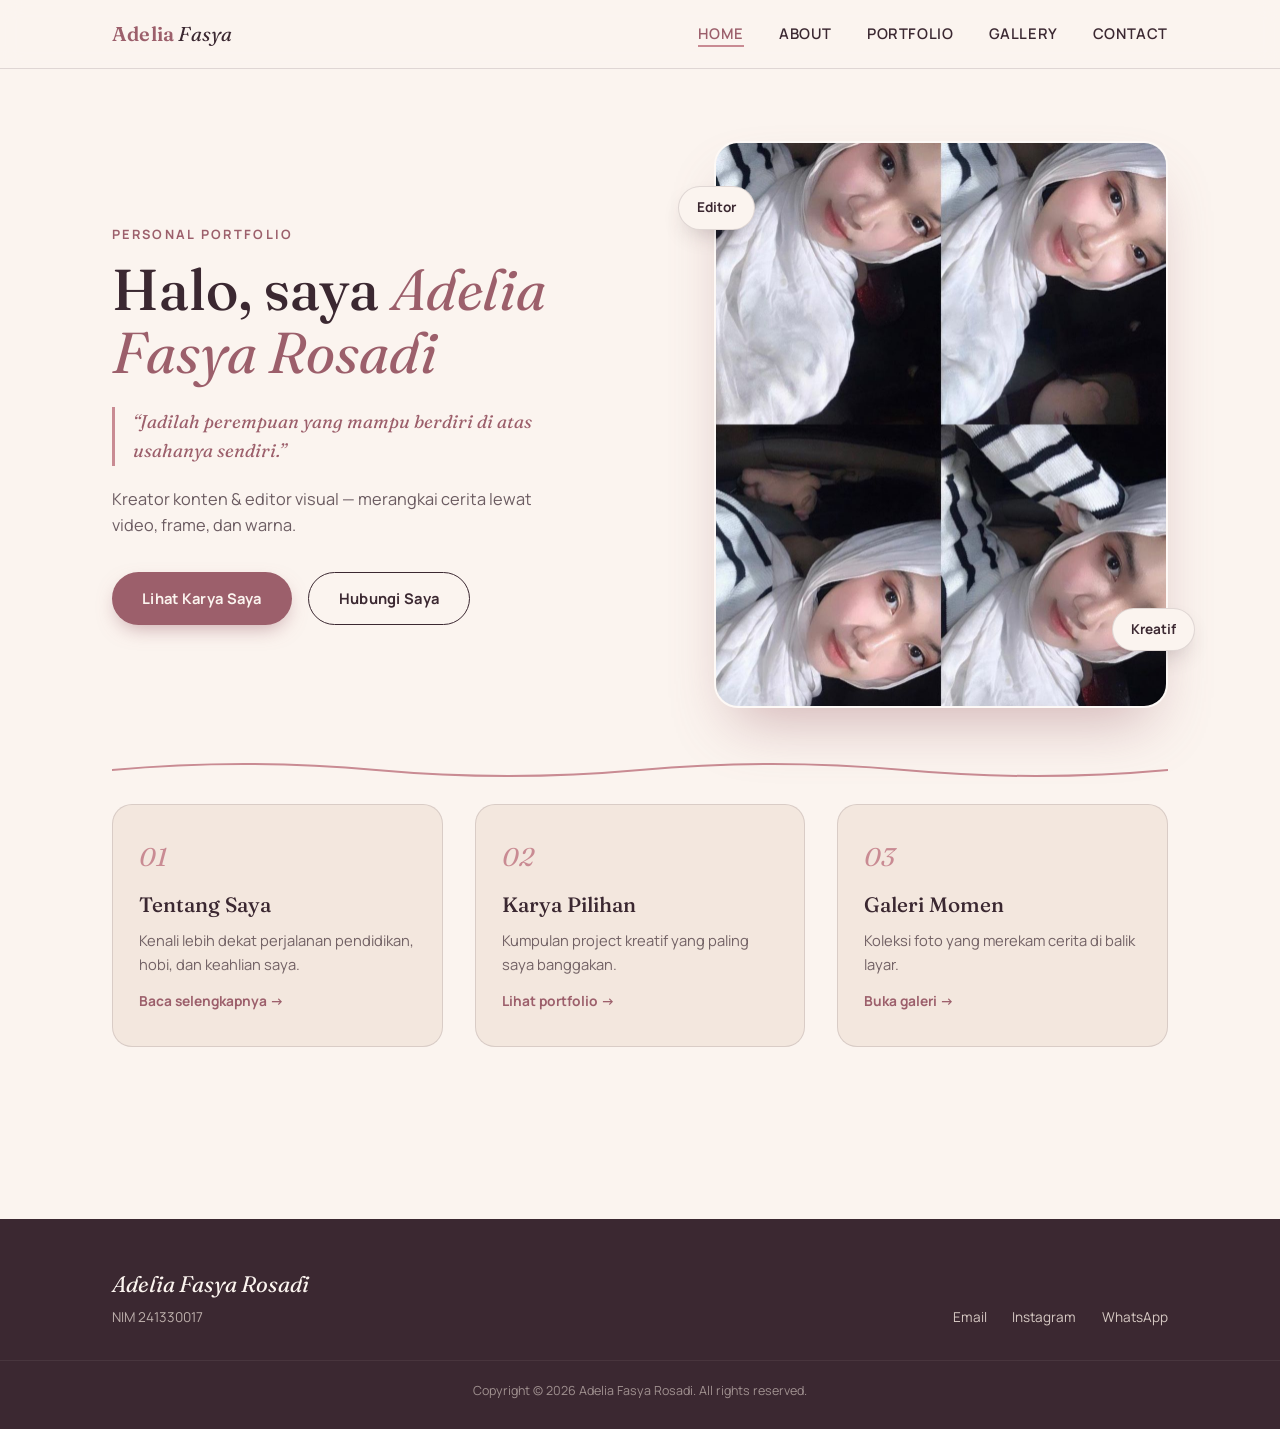
<file: index.html>
<!DOCTYPE html>
<html lang="id">
<head>
<meta charset="UTF-8">
<meta name="viewport" content="width=device-width, initial-scale=1.0">
<title>Adelia Fasya Rosadi — Portfolio</title>
<meta name="description" content="Personal portfolio Adelia Fasya Rosadi — kreator konten & editor visual.">
<link rel="stylesheet" href="style.css">
</head>
<body>

<nav class="navbar">
  <div class="nav-inner">
    <a href="index.html" class="nav-brand">Adelia <span>Fasya</span></a>
    <button class="nav-toggle" aria-label="Buka menu"><span></span><span></span><span></span></button>
    <ul class="nav-links">
      <li><a href="index.html">Home</a></li>
      <li><a href="about.html">About</a></li>
      <li><a href="portfolio.html">Portfolio</a></li>
      <li><a href="gallery.html">Gallery</a></li>
      <li><a href="contact.html">Contact</a></li>
    </ul>
  </div>
</nav>

<header class="hero">
  <div class="container hero-grid">
    <div class="hero-text reveal">
      <span class="eyebrow">Personal Portfolio</span>
      <h1 class="hero-title">Halo, saya <em>Adelia Fasya Rosadi</em></h1>
      <p class="hero-motto">&ldquo;Jadilah perempuan yang mampu berdiri di atas usahanya sendiri.&rdquo;</p>
      <p class="hero-desc">Kreator konten &amp; editor visual — merangkai cerita lewat video, frame, dan warna.</p>
      <div class="hero-actions">
        <a href="portfolio.html" class="btn btn-primary">Lihat Karya Saya</a>
        <a href="contact.html" class="btn btn-outline">Hubungi Saya</a>
      </div>
    </div>
    <div class="hero-visual reveal">
      <div class="hero-frame">
        <img class="hero-photo" src="assets/profile-home.jpg" alt="Foto profil Adelia Fasya Rosadi">
        <div class="hero-tag hero-tag--1">Editor</div>
        <div class="hero-tag hero-tag--2">Kreatif</div>
      </div>
    </div>
  </div>
</header>

<svg class="brush-divider container" viewBox="0 0 1120 28" preserveAspectRatio="none">
  <path d="M0 14 Q 140 2, 280 14 T 560 14 T 840 14 T 1120 14"/>
</svg>

<section class="intro-strip">
  <div class="container intro-grid reveal">
    <div class="intro-item">
      <span class="intro-num">01</span>
      <h3>Tentang Saya</h3>
      <p>Kenali lebih dekat perjalanan pendidikan, hobi, dan keahlian saya.</p>
      <a href="about.html" class="intro-link">Baca selengkapnya &rarr;</a>
    </div>
    <div class="intro-item">
      <span class="intro-num">02</span>
      <h3>Karya Pilihan</h3>
      <p>Kumpulan project kreatif yang paling saya banggakan.</p>
      <a href="portfolio.html" class="intro-link">Lihat portfolio &rarr;</a>
    </div>
    <div class="intro-item">
      <span class="intro-num">03</span>
      <h3>Galeri Momen</h3>
      <p>Koleksi foto yang merekam cerita di balik layar.</p>
      <a href="gallery.html" class="intro-link">Buka galeri &rarr;</a>
    </div>
  </div>
</section>

<footer class="site-footer">
  <div class="footer-inner">
    <div>
      <div class="footer-name">Adelia Fasya Rosadi</div>
      <div class="footer-meta">NIM 241330017</div>
    </div>
    <div class="footer-links">
      <a href="mailto:adeliafasya@gmail.com">Email</a>
      <a href="https://instagram.com/adeliaafsy" target="_blank" rel="noopener">Instagram</a>
      <a href="https://wa.me/6281234567890" target="_blank" rel="noopener">WhatsApp</a>
    </div>
  </div>
  <div class="footer-copy">Copyright &copy; 2026 Adelia Fasya Rosadi. All rights reserved.</div>
</footer>

<script src="script.js"></script>
</body>
</html>
</file>
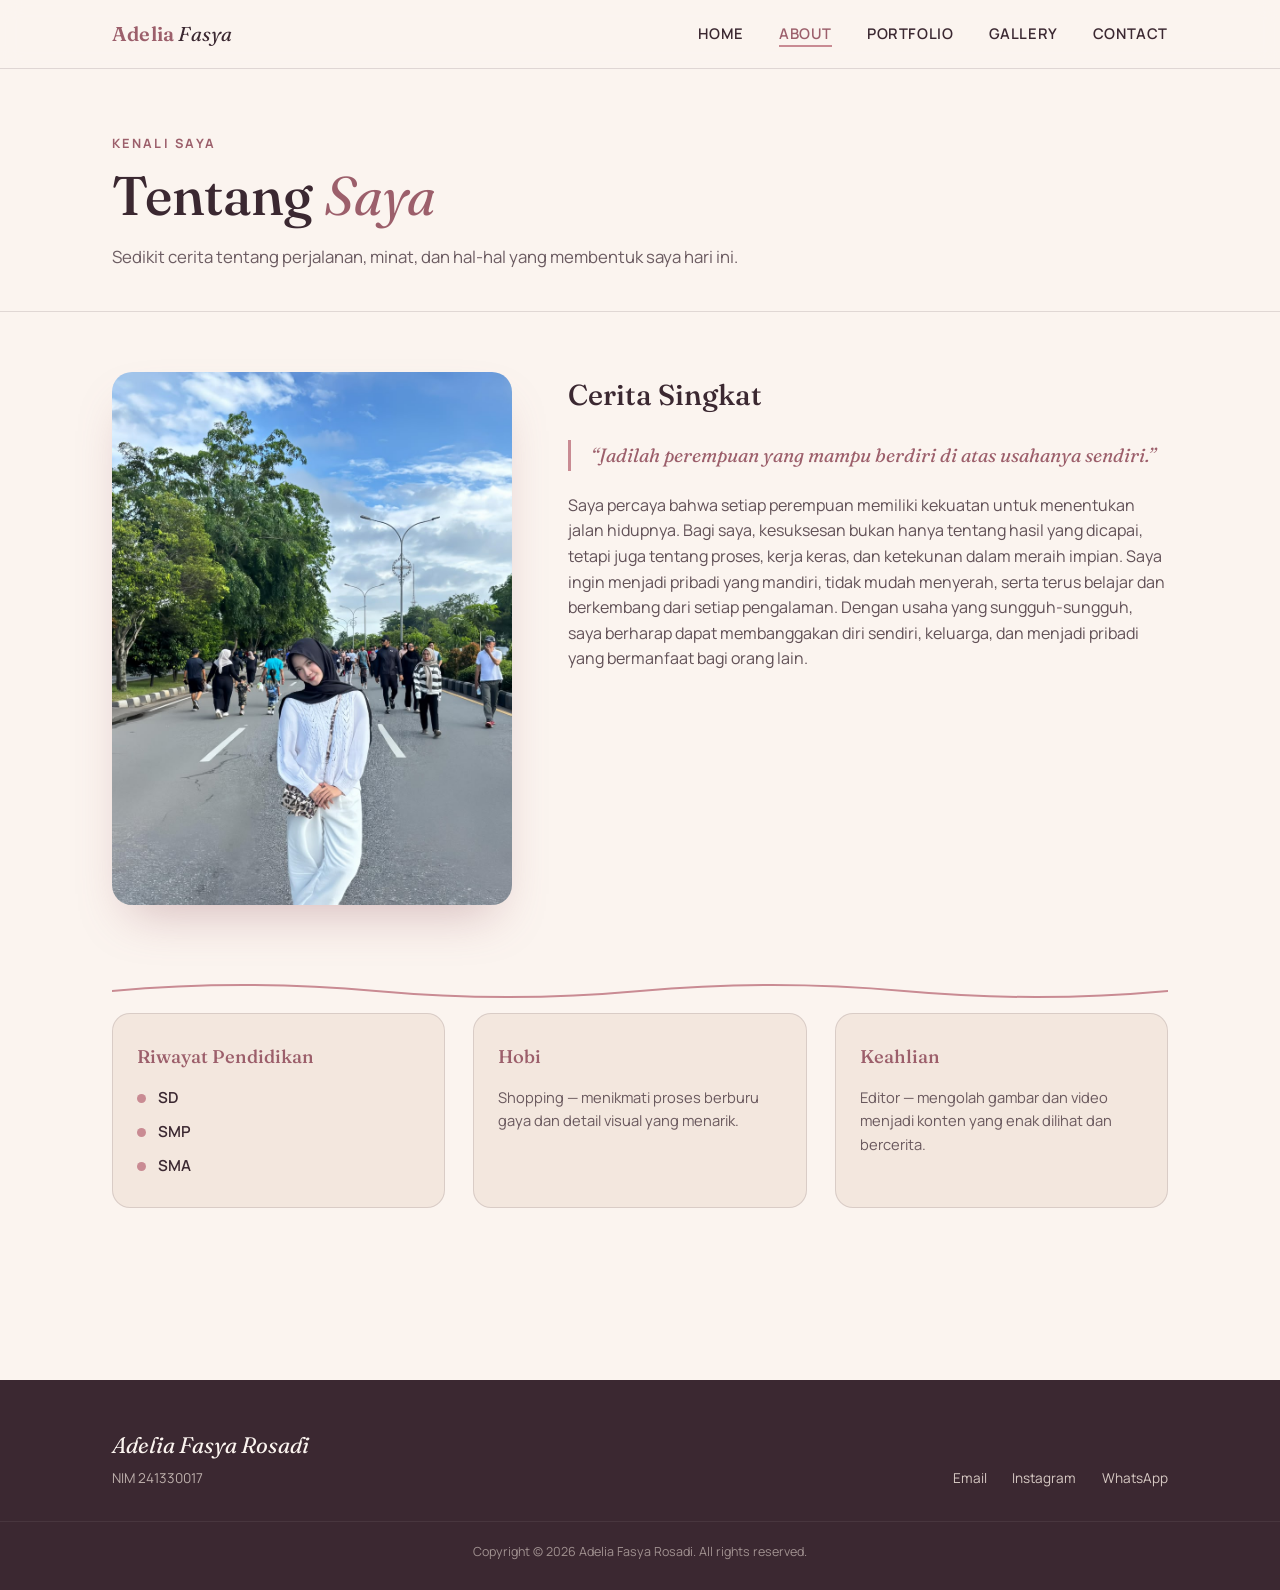
<file: about.html>
<!DOCTYPE html>
<html lang="id">
<head>
<meta charset="UTF-8">
<meta name="viewport" content="width=device-width, initial-scale=1.0">
<title>About Me — Adelia Fasya Rosadi</title>
<link rel="stylesheet" href="style.css">
</head>
<body>

<nav class="navbar">
  <div class="nav-inner">
    <a href="index.html" class="nav-brand">Adelia <span>Fasya</span></a>
    <button class="nav-toggle" aria-label="Buka menu"><span></span><span></span><span></span></button>
    <ul class="nav-links">
      <li><a href="index.html">Home</a></li>
      <li><a href="about.html">About</a></li>
      <li><a href="portfolio.html">Portfolio</a></li>
      <li><a href="gallery.html">Gallery</a></li>
      <li><a href="contact.html">Contact</a></li>
    </ul>
  </div>
</nav>

<header class="page-hero">
  <div class="container reveal">
    <span class="eyebrow">Kenali Saya</span>
    <h1 class="page-title">Tentang <em>Saya</em></h1>
    <p class="page-sub">Sedikit cerita tentang perjalanan, minat, dan hal-hal yang membentuk saya hari ini.</p>
  </div>
</header>

<section class="about-main">
  <div class="container about-grid">
    <div class="about-photo reveal">
      <img class="about-photo-img" src="assets/about-photo.jpg" alt="Foto diri Adelia Fasya Rosadi">
    </div>
    <div class="about-content reveal">
      <h2 class="about-story-title">Cerita Singkat</h2>
      <blockquote class="about-quote">&ldquo;Jadilah perempuan yang mampu berdiri di atas usahanya sendiri.&rdquo;</blockquote>
      <p class="about-story">Saya percaya bahwa setiap perempuan memiliki kekuatan untuk menentukan jalan hidupnya. Bagi saya, kesuksesan bukan hanya tentang hasil yang dicapai, tetapi juga tentang proses, kerja keras, dan ketekunan dalam meraih impian. Saya ingin menjadi pribadi yang mandiri, tidak mudah menyerah, serta terus belajar dan berkembang dari setiap pengalaman. Dengan usaha yang sungguh-sungguh, saya berharap dapat membanggakan diri sendiri, keluarga, dan menjadi pribadi yang bermanfaat bagi orang lain.</p>
    </div>
  </div>
</section>

<svg class="brush-divider container" viewBox="0 0 1120 28" preserveAspectRatio="none">
  <path d="M0 14 Q 140 2, 280 14 T 560 14 T 840 14 T 1120 14"/>
</svg>

<section class="about-details">
  <div class="container">
    <div class="details-grid">

      <div class="detail-card reveal">
        <h3>Riwayat Pendidikan</h3>
        <ul class="timeline">
          <li><span class="timeline-dot"></span>SD</li>
          <li><span class="timeline-dot"></span>SMP</li>
          <li><span class="timeline-dot"></span>SMA</li>
        </ul>
      </div>

      <div class="detail-card reveal">
        <h3>Hobi</h3>
        <p>Shopping — menikmati proses berburu gaya dan detail visual yang menarik.</p>
      </div>

      <div class="detail-card reveal">
        <h3>Keahlian</h3>
        <p>Editor — mengolah gambar dan video menjadi konten yang enak dilihat dan bercerita.</p>
      </div>

    </div>
  </div>
</section>

<footer class="site-footer">
  <div class="footer-inner">
    <div>
      <div class="footer-name">Adelia Fasya Rosadi</div>
      <div class="footer-meta">NIM 241330017</div>
    </div>
    <div class="footer-links">
      <a href="mailto:adeliafasya@gmail.com">Email</a>
      <a href="https://instagram.com/adeliaafsy" target="_blank" rel="noopener">Instagram</a>
      <a href="https://wa.me/6281234567890" target="_blank" rel="noopener">WhatsApp</a>
    </div>
  </div>
  <div class="footer-copy">Copyright &copy; 2026 Adelia Fasya Rosadi. All rights reserved.</div>
</footer>

<script src="script.js"></script>
</body>
</html>
</file>
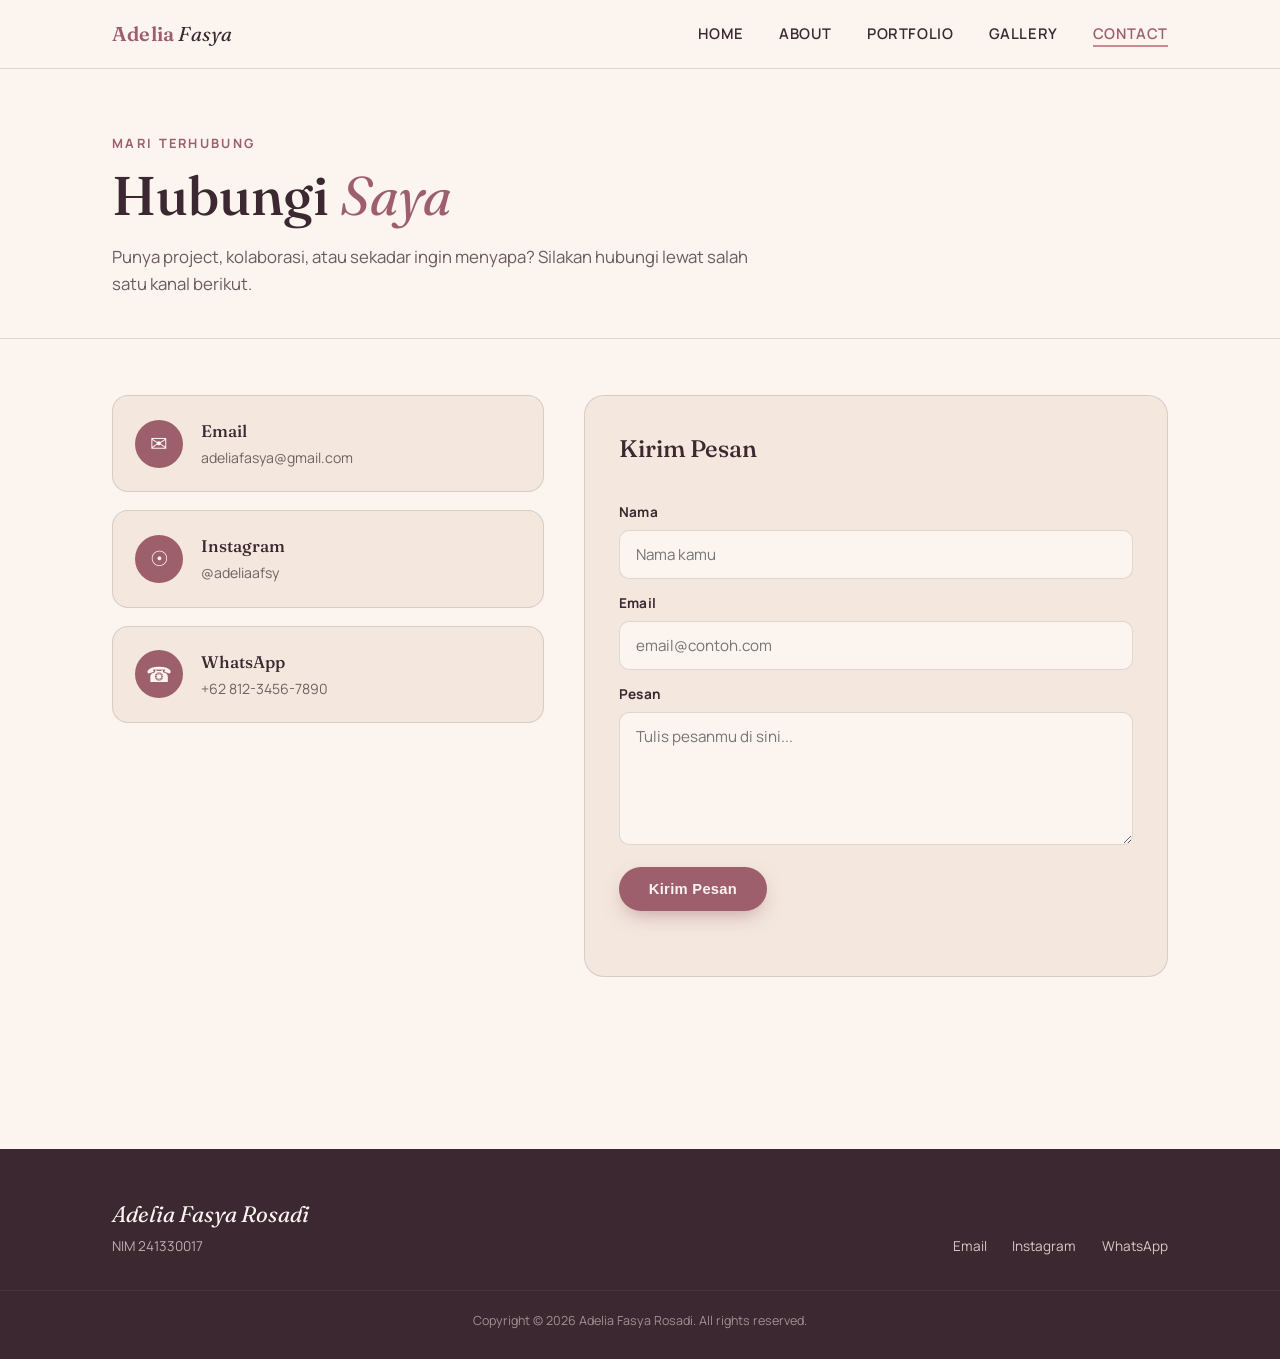
<file: contact.html>
<!DOCTYPE html>
<html lang="id">
<head>
<meta charset="UTF-8">
<meta name="viewport" content="width=device-width, initial-scale=1.0">
<title>Contact — Adelia Fasya Rosadi</title>
<link rel="stylesheet" href="style.css">
</head>
<body>

<nav class="navbar">
  <div class="nav-inner">
    <a href="index.html" class="nav-brand">Adelia <span>Fasya</span></a>
    <button class="nav-toggle" aria-label="Buka menu"><span></span><span></span><span></span></button>
    <ul class="nav-links">
      <li><a href="index.html">Home</a></li>
      <li><a href="about.html">About</a></li>
      <li><a href="portfolio.html">Portfolio</a></li>
      <li><a href="gallery.html">Gallery</a></li>
      <li><a href="contact.html">Contact</a></li>
    </ul>
  </div>
</nav>

<header class="page-hero">
  <div class="container reveal">
    <span class="eyebrow">Mari Terhubung</span>
    <h1 class="page-title">Hubungi <em>Saya</em></h1>
    <p class="page-sub">Punya project, kolaborasi, atau sekadar ingin menyapa? Silakan hubungi lewat salah satu kanal berikut.</p>
  </div>
</header>

<section class="contact-section">
  <div class="container contact-grid">

    <div class="contact-cards reveal">
      <a class="contact-card" href="mailto:adeliafasya@gmail.com">
        <div class="cc-icon">&#9993;</div>
        <div>
          <h3>Email</h3>
          <p>adeliafasya@gmail.com</p>
        </div>
      </a>
      <a class="contact-card" href="https://instagram.com/adeliaafsy" target="_blank" rel="noopener">
        <div class="cc-icon">&#9737;</div>
        <div>
          <h3>Instagram</h3>
          <p>@adeliaafsy</p>
        </div>
      </a>
      <a class="contact-card" href="https://wa.me/6281234567890" target="_blank" rel="noopener">
        <div class="cc-icon">&#9742;</div>
        <div>
          <h3>WhatsApp</h3>
          <p>+62 812-3456-7890</p>
        </div>
      </a>
    </div>

    <form class="contact-form reveal" onsubmit="return handleContactSubmit(event)">
      <h2>Kirim Pesan</h2>
      <label for="name">Nama</label>
      <input type="text" id="name" name="name" placeholder="Nama kamu" required>

      <label for="email">Email</label>
      <input type="email" id="email" name="email" placeholder="email@contoh.com" required>

      <label for="message">Pesan</label>
      <textarea id="message" name="message" rows="5" placeholder="Tulis pesanmu di sini..." required></textarea>

      <button type="submit" class="btn btn-primary">Kirim Pesan</button>
      <p id="form-status" class="form-status"></p>
    </form>

  </div>
</section>

<footer class="site-footer">
  <div class="footer-inner">
    <div>
      <div class="footer-name">Adelia Fasya Rosadi</div>
      <div class="footer-meta">NIM 241330017</div>
    </div>
    <div class="footer-links">
      <a href="mailto:adeliafasya@gmail.com">Email</a>
      <a href="https://instagram.com/adeliaafsy" target="_blank" rel="noopener">Instagram</a>
      <a href="https://wa.me/6281234567890" target="_blank" rel="noopener">WhatsApp</a>
    </div>
  </div>
  <div class="footer-copy">Copyright &copy; 2026 Adelia Fasya Rosadi. All rights reserved.</div>
</footer>

<script src="script.js"></script>
</body>
</html>
</file>
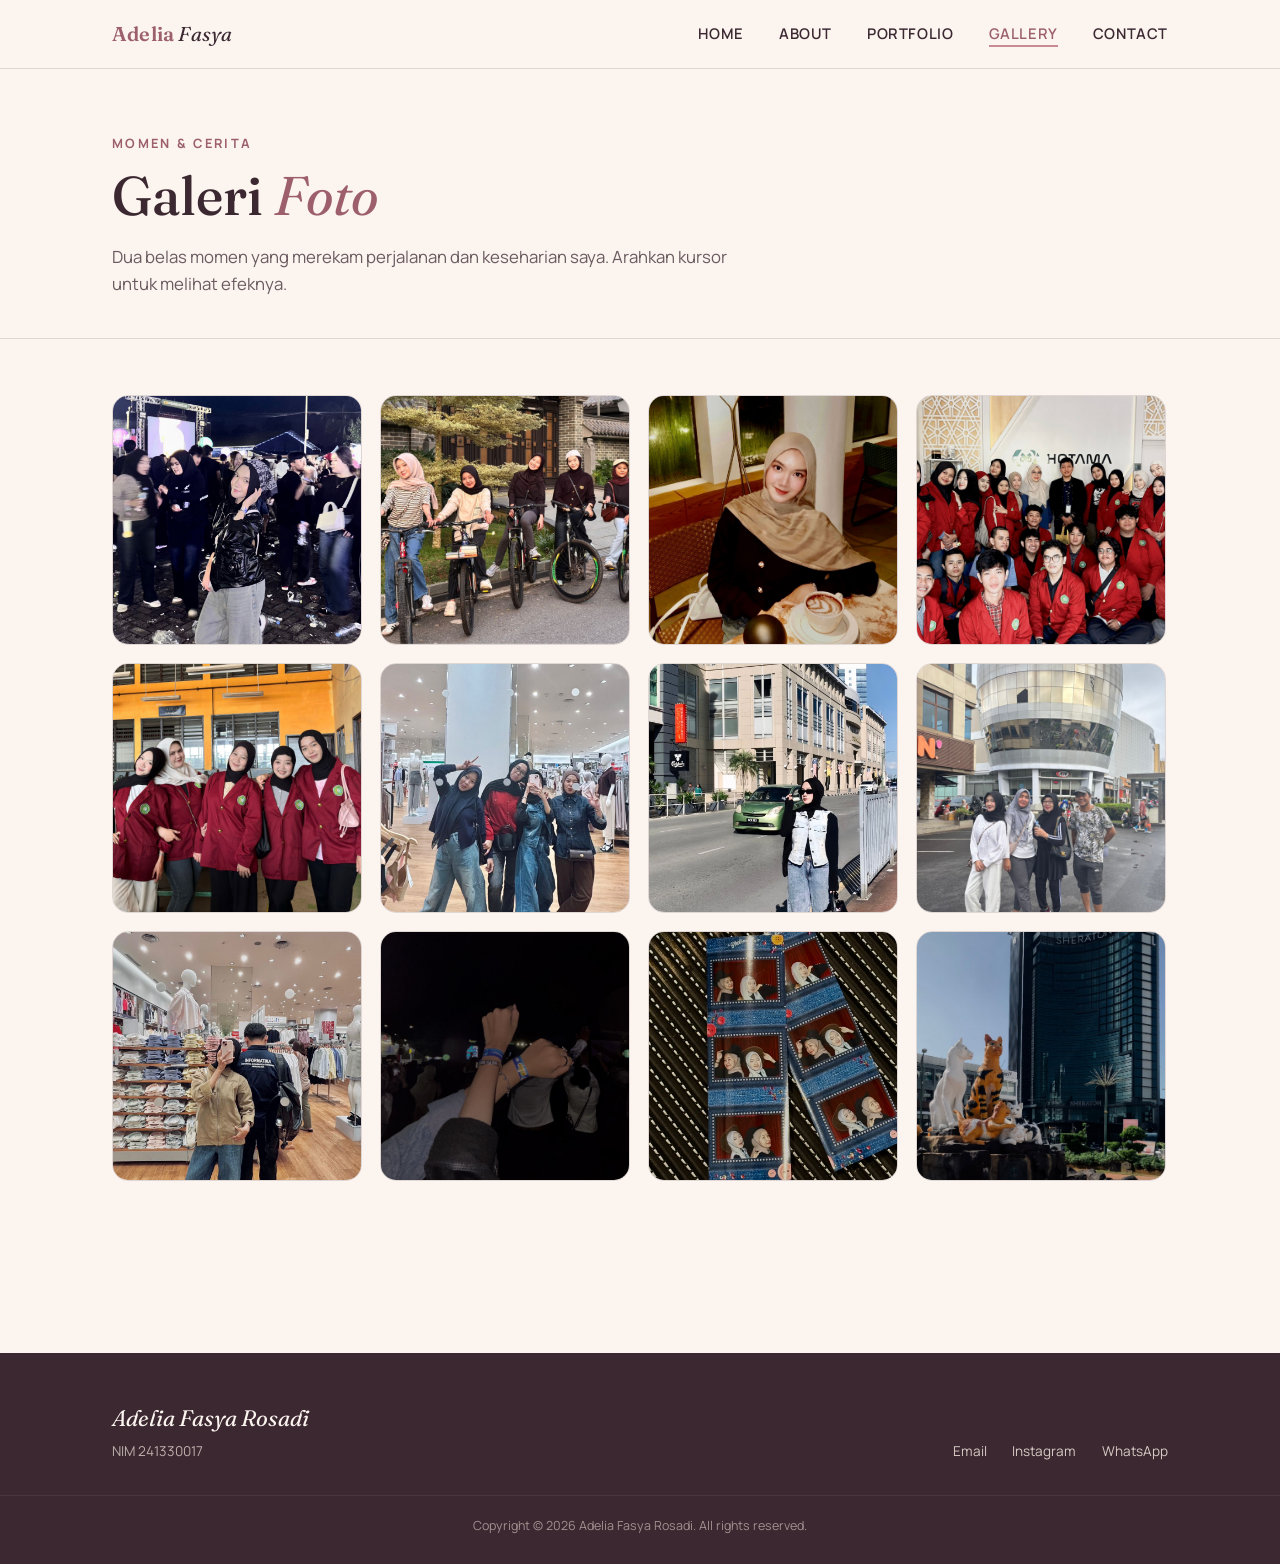
<file: gallery.html>
<!DOCTYPE html>
<html lang="id">
<head>
<meta charset="UTF-8">
<meta name="viewport" content="width=device-width, initial-scale=1.0">
<title>Gallery — Adelia Fasya Rosadi</title>
<link rel="stylesheet" href="style.css">
</head>
<body>

<nav class="navbar">
  <div class="nav-inner">
    <a href="index.html" class="nav-brand">Adelia <span>Fasya</span></a>
    <button class="nav-toggle" aria-label="Buka menu"><span></span><span></span><span></span></button>
    <ul class="nav-links">
      <li><a href="index.html">Home</a></li>
      <li><a href="about.html">About</a></li>
      <li><a href="portfolio.html">Portfolio</a></li>
      <li><a href="gallery.html">Gallery</a></li>
      <li><a href="contact.html">Contact</a></li>
    </ul>
  </div>
</nav>

<header class="page-hero">
  <div class="container reveal">
    <span class="eyebrow">Momen &amp; Cerita</span>
    <h1 class="page-title">Galeri <em>Foto</em></h1>
    <p class="page-sub">Dua belas momen yang merekam perjalanan dan keseharian saya. Arahkan kursor untuk melihat efeknya.</p>
  </div>
</header>

<section class="gallery-section">
  <div class="container">
    <div class="gallery-flex">
      <div class="g-item reveal"><img src="assets/gallery-01.jpg" alt="Momen konser malam"></div>
      <div class="g-item reveal"><img src="assets/gallery-02.jpg" alt="Bersepeda bersama teman"></div>
      <div class="g-item reveal"><img src="assets/gallery-03.jpg" alt="Ngopi santai"></div>
      <div class="g-item reveal"><img src="assets/gallery-04.jpg" alt="Foto bersama komunitas kampus"></div>
      <div class="g-item reveal"><img src="assets/gallery-05.jpg" alt="Foto bersama teman kelas"></div>
      <div class="g-item reveal"><img src="assets/gallery-06.jpg" alt="Kumpul bareng teman di mall"></div>
      <div class="g-item reveal"><img src="assets/gallery-07.jpg" alt="Gaya kasual di pinggir jalan kota"></div>
      <div class="g-item reveal"><img src="assets/gallery-08.jpg" alt="Liburan bersama keluarga"></div>
      <div class="g-item reveal"><img src="assets/gallery-09.jpg" alt="Momen bersama orang terdekat"></div>
      <div class="g-item reveal"><img src="assets/gallery-10.jpg" alt="Momen konser bersama teman"></div>
      <div class="g-item reveal"><img src="assets/gallery-11.jpg" alt="Strip foto photobooth"></div>
      <div class="g-item reveal"><img src="assets/gallery-12.jpg" alt="Landmark kota dengan patung kucing"></div>
    </div>
  </div>
</section>

<footer class="site-footer">
  <div class="footer-inner">
    <div>
      <div class="footer-name">Adelia Fasya Rosadi</div>
      <div class="footer-meta">NIM 241330017</div>
    </div>
    <div class="footer-links">
      <a href="mailto:adeliafasya@gmail.com">Email</a>
      <a href="https://instagram.com/adeliaafsy" target="_blank" rel="noopener">Instagram</a>
      <a href="https://wa.me/6281234567890" target="_blank" rel="noopener">WhatsApp</a>
    </div>
  </div>
  <div class="footer-copy">Copyright &copy; 2026 Adelia Fasya Rosadi. All rights reserved.</div>
</footer>

<script src="script.js"></script>
</body>
</html>
</file>
<file: style.css>
/* ============================================
   ADELIA FASYA ROSADI — Personal Portfolio
   Theme: Editorial Rose — soft dusty rose + cream,
   serif display paired with clean grotesque body.
   ============================================ */

@import url('https://fonts.googleapis.com/css2?family=Fraunces:ital,opsz,wght@0,9..144,300;0,9..144,500;0,9..144,600;1,9..144,400;1,9..144,500&family=Manrope:wght@400;500;600;700;800&display=swap');

:root {
  /* Color tokens */
  --cream:        #FBF4EF;
  --cream-deep:   #F3E7DE;
  --rose-dust:    #C98B93;
  --rose-deep:    #9C5F6B;
  --plum-ink:     #3B2831;
  --gold-soft:    #CBA25A;
  --line:         rgba(59, 40, 49, 0.14);

  /* Type */
  --font-display: 'Fraunces', serif;
  --font-body: 'Manrope', sans-serif;

  --maxw: 1120px;
}

* { margin: 0; padding: 0; box-sizing: border-box; }

html { scroll-behavior: smooth; }

body {
  font-family: var(--font-body);
  background: var(--cream);
  color: var(--plum-ink);
  line-height: 1.6;
  -webkit-font-smoothing: antialiased;
  overflow-x: hidden;
}

a { color: inherit; text-decoration: none; }
img { max-width: 100%; display: block; }
ul { list-style: none; }

::selection { background: var(--rose-dust); color: var(--cream); }

.container {
  max-width: var(--maxw);
  margin: 0 auto;
  padding: 0 32px;
}

/* Focus visibility */
a:focus-visible, button:focus-visible, input:focus-visible, textarea:focus-visible {
  outline: 2px solid var(--rose-deep);
  outline-offset: 3px;
}

/* ---------- Signature brush divider ---------- */
.brush-divider {
  width: 100%;
  height: 28px;
  margin: 0 auto;
  display: block;
}
.brush-divider path {
  stroke: var(--rose-dust);
  stroke-width: 2;
  fill: none;
  stroke-linecap: round;
}

/* ---------- Navbar ---------- */
.navbar {
  position: sticky;
  top: 0;
  z-index: 100;
  background: rgba(251, 244, 239, 0.88);
  backdrop-filter: blur(10px);
  border-bottom: 1px solid var(--line);
}
.nav-inner {
  max-width: var(--maxw);
  margin: 0 auto;
  padding: 18px 32px;
  display: flex;
  align-items: center;
  justify-content: space-between;
}
.nav-brand {
  font-family: var(--font-display);
  font-weight: 600;
  font-size: 1.25rem;
  letter-spacing: 0.01em;
  color: var(--rose-deep);
}
.nav-brand span { font-style: italic; font-weight: 400; color: var(--plum-ink); }
.nav-links {
  display: flex;
  gap: 2.2rem;
}
.nav-links a {
  font-size: 0.92rem;
  font-weight: 600;
  letter-spacing: 0.04em;
  text-transform: uppercase;
  color: var(--plum-ink);
  position: relative;
  padding-bottom: 4px;
  transition: color .25s ease;
}
.nav-links a::after {
  content: '';
  position: absolute;
  left: 0; bottom: 0;
  width: 0;
  height: 2px;
  background: var(--rose-dust);
  transition: width .3s ease;
}
.nav-links a:hover, .nav-links a.active { color: var(--rose-deep); }
.nav-links a:hover::after, .nav-links a.active::after { width: 100%; }

.nav-toggle {
  display: none;
  flex-direction: column;
  gap: 5px;
  background: none;
  border: none;
  cursor: pointer;
  padding: 6px;
}
.nav-toggle span {
  width: 24px; height: 2px;
  background: var(--plum-ink);
  border-radius: 2px;
  transition: all .3s ease;
}

@media (max-width: 780px) {
  .nav-toggle { display: flex; }
  .nav-links {
    position: fixed;
    top: 62px; left: 0; right: 0;
    background: var(--cream);
    flex-direction: column;
    gap: 0;
    max-height: 0;
    overflow: hidden;
    transition: max-height .35s ease;
    border-bottom: 1px solid var(--line);
  }
  .nav-links.open { max-height: 400px; }
  .nav-links a {
    padding: 16px 32px;
    width: 100%;
    border-bottom: 1px solid var(--line);
  }
}

/* ---------- Footer ---------- */
.site-footer {
  background: var(--plum-ink);
  color: var(--cream-deep);
  padding: 48px 0 28px;
  margin-top: 100px;
}
.footer-inner {
  max-width: var(--maxw);
  margin: 0 auto;
  padding: 0 32px;
  display: flex;
  flex-wrap: wrap;
  justify-content: space-between;
  align-items: flex-end;
  gap: 24px;
}
.footer-name {
  font-family: var(--font-display);
  font-style: italic;
  font-size: 1.4rem;
  color: var(--cream);
}
.footer-meta { font-size: 0.85rem; opacity: 0.7; margin-top: 4px; }
.footer-links { display: flex; gap: 1.6rem; }
.footer-links a { font-size: 0.85rem; opacity: 0.85; transition: opacity .2s; }
.footer-links a:hover { opacity: 1; color: var(--rose-dust); }
.footer-copy {
  text-align: center;
  font-size: 0.78rem;
  opacity: 0.55;
  margin-top: 32px;
  padding-top: 20px;
  border-top: 1px solid rgba(251,244,239,0.12);
}

/* ---------- Buttons ---------- */
.btn {
  display: inline-flex;
  align-items: center;
  gap: 10px;
  padding: 14px 30px;
  border-radius: 999px;
  font-weight: 700;
  font-size: 0.92rem;
  letter-spacing: 0.02em;
  transition: transform .25s ease, box-shadow .25s ease, background .25s ease;
  cursor: pointer;
  border: none;
}
.btn-primary {
  background: var(--rose-deep);
  color: var(--cream);
  box-shadow: 0 8px 20px -6px rgba(156, 95, 107, 0.55);
}
.btn-primary:hover { transform: translateY(-3px); box-shadow: 0 14px 26px -8px rgba(156, 95, 107, 0.6); }
.btn-outline {
  background: transparent;
  color: var(--plum-ink);
  border: 1.5px solid var(--plum-ink);
}
.btn-outline:hover { background: var(--plum-ink); color: var(--cream); transform: translateY(-3px); }

/* ---------- Page hero shared ---------- */
.page-hero {
  padding: 64px 0 40px;
  border-bottom: 1px solid var(--line);
}
.eyebrow {
  font-size: 0.8rem;
  font-weight: 700;
  letter-spacing: 0.18em;
  text-transform: uppercase;
  color: var(--rose-deep);
  margin-bottom: 14px;
  display: block;
}
.page-title {
  font-family: var(--font-display);
  font-weight: 500;
  font-size: clamp(2.2rem, 5vw, 3.4rem);
  line-height: 1.08;
}
.page-title em { font-style: italic; color: var(--rose-deep); font-weight: 400; }
.page-sub {
  margin-top: 18px;
  font-size: 1.05rem;
  max-width: 640px;
  color: rgba(59,40,49,0.75);
}

section { padding: 72px 0; }

/* Reveal-on-scroll */
.reveal {
  opacity: 0;
  transform: translateY(28px);
  transition: opacity .7s ease, transform .7s ease;
}
.reveal.in-view { opacity: 1; transform: translateY(0); }

@media (prefers-reduced-motion: reduce) {
  .reveal { opacity: 1; transform: none; transition: none; }
  html { scroll-behavior: auto; }
}

/* ============================================
   HOME PAGE
   ============================================ */
.hero { padding: 72px 0 48px; }
.hero-grid {
  display: grid;
  grid-template-columns: 1.1fr 0.9fr;
  gap: 48px;
  align-items: center;
}
.hero-title {
  font-family: var(--font-display);
  font-weight: 500;
  font-size: clamp(2.4rem, 5.2vw, 3.6rem);
  line-height: 1.1;
  margin-top: 10px;
}
.hero-title em { font-style: italic; color: var(--rose-deep); font-weight: 400; }
.hero-motto {
  font-family: var(--font-display);
  font-style: italic;
  font-size: 1.15rem;
  color: var(--rose-deep);
  margin-top: 22px;
  padding-left: 18px;
  border-left: 3px solid var(--rose-dust);
  max-width: 480px;
}
.hero-desc {
  margin-top: 20px;
  font-size: 1.02rem;
  color: rgba(59,40,49,0.75);
  max-width: 460px;
}
.hero-actions { display: flex; gap: 16px; margin-top: 34px; flex-wrap: wrap; }

.hero-frame { position: relative; }
.hero-photo {
  width: 100%;
  aspect-ratio: 4/5;
  object-fit: cover;
  border-radius: 24px;
  box-shadow: 0 30px 60px -20px rgba(156,95,107,0.45);
  border: 2px solid rgba(255,255,255,0.4);
}
.hero-tag {
  position: absolute;
  background: var(--cream);
  border: 1px solid var(--line);
  border-radius: 999px;
  padding: 10px 18px;
  font-weight: 700;
  font-size: 0.85rem;
  box-shadow: 0 10px 24px -10px rgba(59,40,49,0.3);
}
.hero-tag--1 { top: 8%; left: -8%; }
.hero-tag--2 { bottom: 10%; right: -6%; }

.intro-strip { padding-top: 20px; }
.intro-grid {
  display: grid;
  grid-template-columns: repeat(3, 1fr);
  gap: 32px;
}
.intro-item {
  padding: 32px 26px;
  background: var(--cream-deep);
  border-radius: 20px;
  border: 1px solid var(--line);
  transition: transform .3s ease, box-shadow .3s ease;
}
.intro-item:hover { transform: translateY(-6px); box-shadow: 0 20px 40px -16px rgba(59,40,49,0.2); }
.intro-num {
  font-family: var(--font-display);
  font-style: italic;
  font-size: 1.6rem;
  color: var(--rose-dust);
}
.intro-item h3 { font-family: var(--font-display); font-size: 1.3rem; margin: 10px 0 8px; font-weight: 500; }
.intro-item p { font-size: 0.92rem; color: rgba(59,40,49,0.7); }
.intro-link {
  display: inline-block;
  margin-top: 14px;
  font-weight: 700;
  font-size: 0.86rem;
  color: var(--rose-deep);
}

@media (max-width: 900px) {
  .hero-grid { grid-template-columns: 1fr; }
  .hero-visual { order: -1; max-width: 340px; margin: 0 auto; }
  .intro-grid { grid-template-columns: 1fr; }
}

/* ============================================
   ABOUT PAGE
   ============================================ */
.about-main { padding-top: 60px; }
.about-grid {
  display: grid;
  grid-template-columns: 0.8fr 1.2fr;
  gap: 56px;
  align-items: start;
}
.about-photo-img {
  width: 100%;
  aspect-ratio: 3/4;
  object-fit: cover;
  border-radius: 20px;
  box-shadow: 0 24px 50px -18px rgba(156,95,107,0.4);
}

.about-story-title {
  font-family: var(--font-display);
  font-weight: 500;
  font-size: 1.8rem;
}
.about-quote {
  font-family: var(--font-display);
  font-style: italic;
  font-size: 1.2rem;
  color: var(--rose-deep);
  border-left: 3px solid var(--rose-dust);
  padding-left: 20px;
  margin: 22px 0;
}
.about-story { font-size: 1rem; color: rgba(59,40,49,0.8); max-width: 620px; }

.about-details { padding-top: 8px; }
.details-grid {
  display: grid;
  grid-template-columns: repeat(3, 1fr);
  gap: 28px;
}
.detail-card {
  background: var(--cream-deep);
  border: 1px solid var(--line);
  border-radius: 18px;
  padding: 28px 24px;
}
.detail-card h3 {
  font-family: var(--font-display);
  font-weight: 500;
  font-size: 1.15rem;
  color: var(--rose-deep);
  margin-bottom: 14px;
}
.detail-card p { font-size: 0.92rem; color: rgba(59,40,49,0.75); }
.timeline { display: flex; flex-direction: column; gap: 10px; }
.timeline li {
  display: flex;
  align-items: center;
  gap: 12px;
  font-weight: 600;
  font-size: 0.95rem;
}
.timeline-dot {
  width: 9px; height: 9px;
  border-radius: 50%;
  background: var(--rose-dust);
  flex-shrink: 0;
}

@media (max-width: 800px) {
  .about-grid { grid-template-columns: 1fr; }
  .about-photo-placeholder { max-width: 320px; margin: 0 auto; }
  .details-grid { grid-template-columns: 1fr; }
}

/* ============================================
   PORTFOLIO PAGE
   ============================================ */
.portfolio-grid-section { padding-top: 56px; }
.portfolio-grid {
  display: grid;
  grid-template-columns: repeat(3, 1fr);
  gap: 30px;
}
.pf-card {
  background: var(--cream-deep);
  border-radius: 20px;
  overflow: hidden;
  border: 1px solid var(--line);
  transition: transform .35s ease, box-shadow .35s ease;
}
.pf-card:hover { transform: translateY(-8px); box-shadow: 0 26px 50px -20px rgba(59,40,49,0.28); }
.pf-thumb {
  aspect-ratio: 16/10;
  display: flex;
  align-items: center;
  justify-content: center;
  position: relative;
}
.pf-thumb span {
  font-family: var(--font-display);
  font-style: italic;
  font-size: 2.4rem;
  color: rgba(255,255,255,0.85);
}
.pf-thumb--media {
  background: var(--plum-ink);
  padding: 0;
}
.pf-thumb--media img, .pf-thumb--media video {
  width: 100%;
  height: 100%;
  object-fit: cover;
  display: block;
}
.pf-body { padding: 22px 22px 26px; }
.pf-body h3 { font-family: var(--font-display); font-weight: 500; font-size: 1.15rem; margin-bottom: 10px; }
.pf-body p { font-size: 0.9rem; color: rgba(59,40,49,0.72); }

@media (max-width: 900px) {
  .portfolio-grid { grid-template-columns: repeat(2, 1fr); }
}
@media (max-width: 560px) {
  .portfolio-grid { grid-template-columns: 1fr; }
}

/* ============================================
   GALLERY PAGE
   ============================================ */
.gallery-section { padding-top: 56px; }
.gallery-flex {
  display: flex;
  flex-wrap: wrap;
  gap: 18px;
}
.g-item {
  flex: 1 1 260px;
  max-width: calc(25% - 14px);
  aspect-ratio: 1/1;
  border-radius: 16px;
  overflow: hidden;
  position: relative;
  cursor: pointer;
  border: 1px solid var(--line);
  transition: transform .4s cubic-bezier(.2,.8,.2,1), box-shadow .4s ease, border-color .4s ease;
}
.g-item img {
  width: 100%;
  height: 100%;
  object-fit: cover;
  display: block;
  transition: transform .5s ease;
}
.g-item span {
  font-family: var(--font-display);
  font-style: italic;
  font-size: 1.6rem;
  color: rgba(255,255,255,0.9);
  transition: transform .4s ease;
}
.g-item::after {
  content: '';
  position: absolute;
  inset: 0;
  border-radius: 16px;
  border: 2px solid transparent;
  transition: border-color .4s ease;
  pointer-events: none;
}
.g-item:hover {
  transform: scale(1.06) translateY(-4px);
  box-shadow: 0 24px 44px -16px rgba(59,40,49,0.4);
}
.g-item:hover::after { border-color: rgba(255,255,255,0.6); }
.g-item:hover span, .g-item:hover img { transform: scale(1.15); }

.gallery-note {
  margin-top: 26px;
  font-size: 0.85rem;
  color: rgba(59,40,49,0.6);
}
.gallery-note code {
  background: var(--cream-deep);
  padding: 2px 8px;
  border-radius: 6px;
  font-family: monospace;
}

@media (max-width: 900px) {
  .g-item { max-width: calc(33.33% - 12px); }
}
@media (max-width: 640px) {
  .g-item { max-width: calc(50% - 9px); }
}

/* ============================================
   CONTACT PAGE
   ============================================ */
.contact-section { padding-top: 56px; }
.contact-grid {
  display: grid;
  grid-template-columns: 0.85fr 1.15fr;
  gap: 40px;
  align-items: start;
}
.contact-cards { display: flex; flex-direction: column; gap: 18px; }
.contact-card {
  display: flex;
  align-items: center;
  gap: 18px;
  background: var(--cream-deep);
  border: 1px solid var(--line);
  border-radius: 16px;
  padding: 22px;
  transition: transform .3s ease, box-shadow .3s ease, border-color .3s ease;
}
.contact-card:hover {
  transform: translateX(6px);
  box-shadow: 0 16px 32px -16px rgba(59,40,49,0.25);
  border-color: var(--rose-dust);
}
.cc-icon {
  width: 48px; height: 48px;
  border-radius: 50%;
  background: var(--rose-deep);
  color: var(--cream);
  display: flex;
  align-items: center;
  justify-content: center;
  font-size: 1.3rem;
  flex-shrink: 0;
}
.contact-card h3 { font-family: var(--font-display); font-weight: 500; font-size: 1.05rem; }
.contact-card p { font-size: 0.88rem; color: rgba(59,40,49,0.7); margin-top: 2px; }

.contact-form {
  background: var(--cream-deep);
  border: 1px solid var(--line);
  border-radius: 20px;
  padding: 34px;
  display: flex;
  flex-direction: column;
}
.contact-form h2 {
  font-family: var(--font-display);
  font-weight: 500;
  font-size: 1.5rem;
  margin-bottom: 20px;
}
.contact-form label {
  font-size: 0.85rem;
  font-weight: 700;
  margin-top: 14px;
  margin-bottom: 6px;
  letter-spacing: 0.02em;
}
.contact-form input, .contact-form textarea {
  padding: 13px 16px;
  border-radius: 10px;
  border: 1px solid var(--line);
  background: var(--cream);
  font-family: var(--font-body);
  font-size: 0.95rem;
  resize: vertical;
}
.contact-form input:focus, .contact-form textarea:focus {
  border-color: var(--rose-dust);
}
.contact-form button { margin-top: 22px; align-self: flex-start; }
.form-status { margin-top: 14px; font-size: 0.88rem; min-height: 1.2em; }

@media (max-width: 820px) {
  .contact-grid { grid-template-columns: 1fr; }
}
</file>
